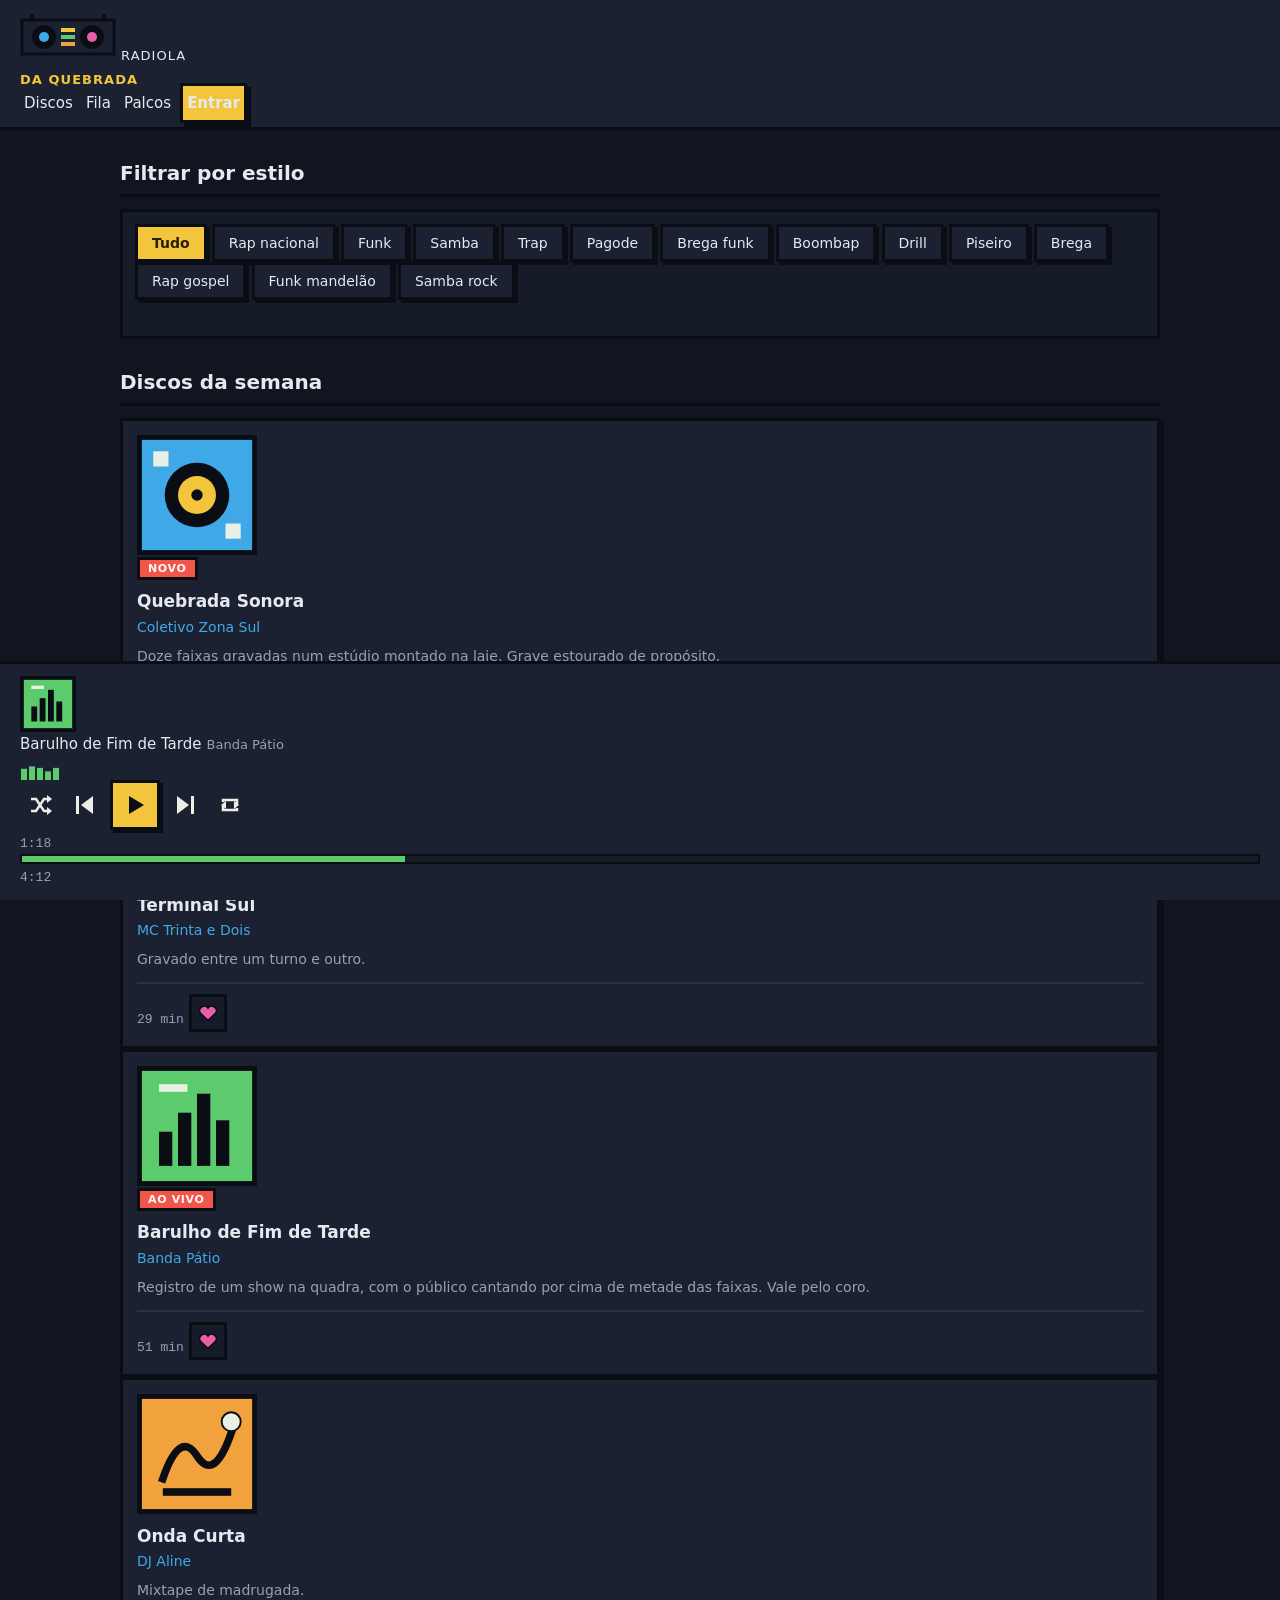
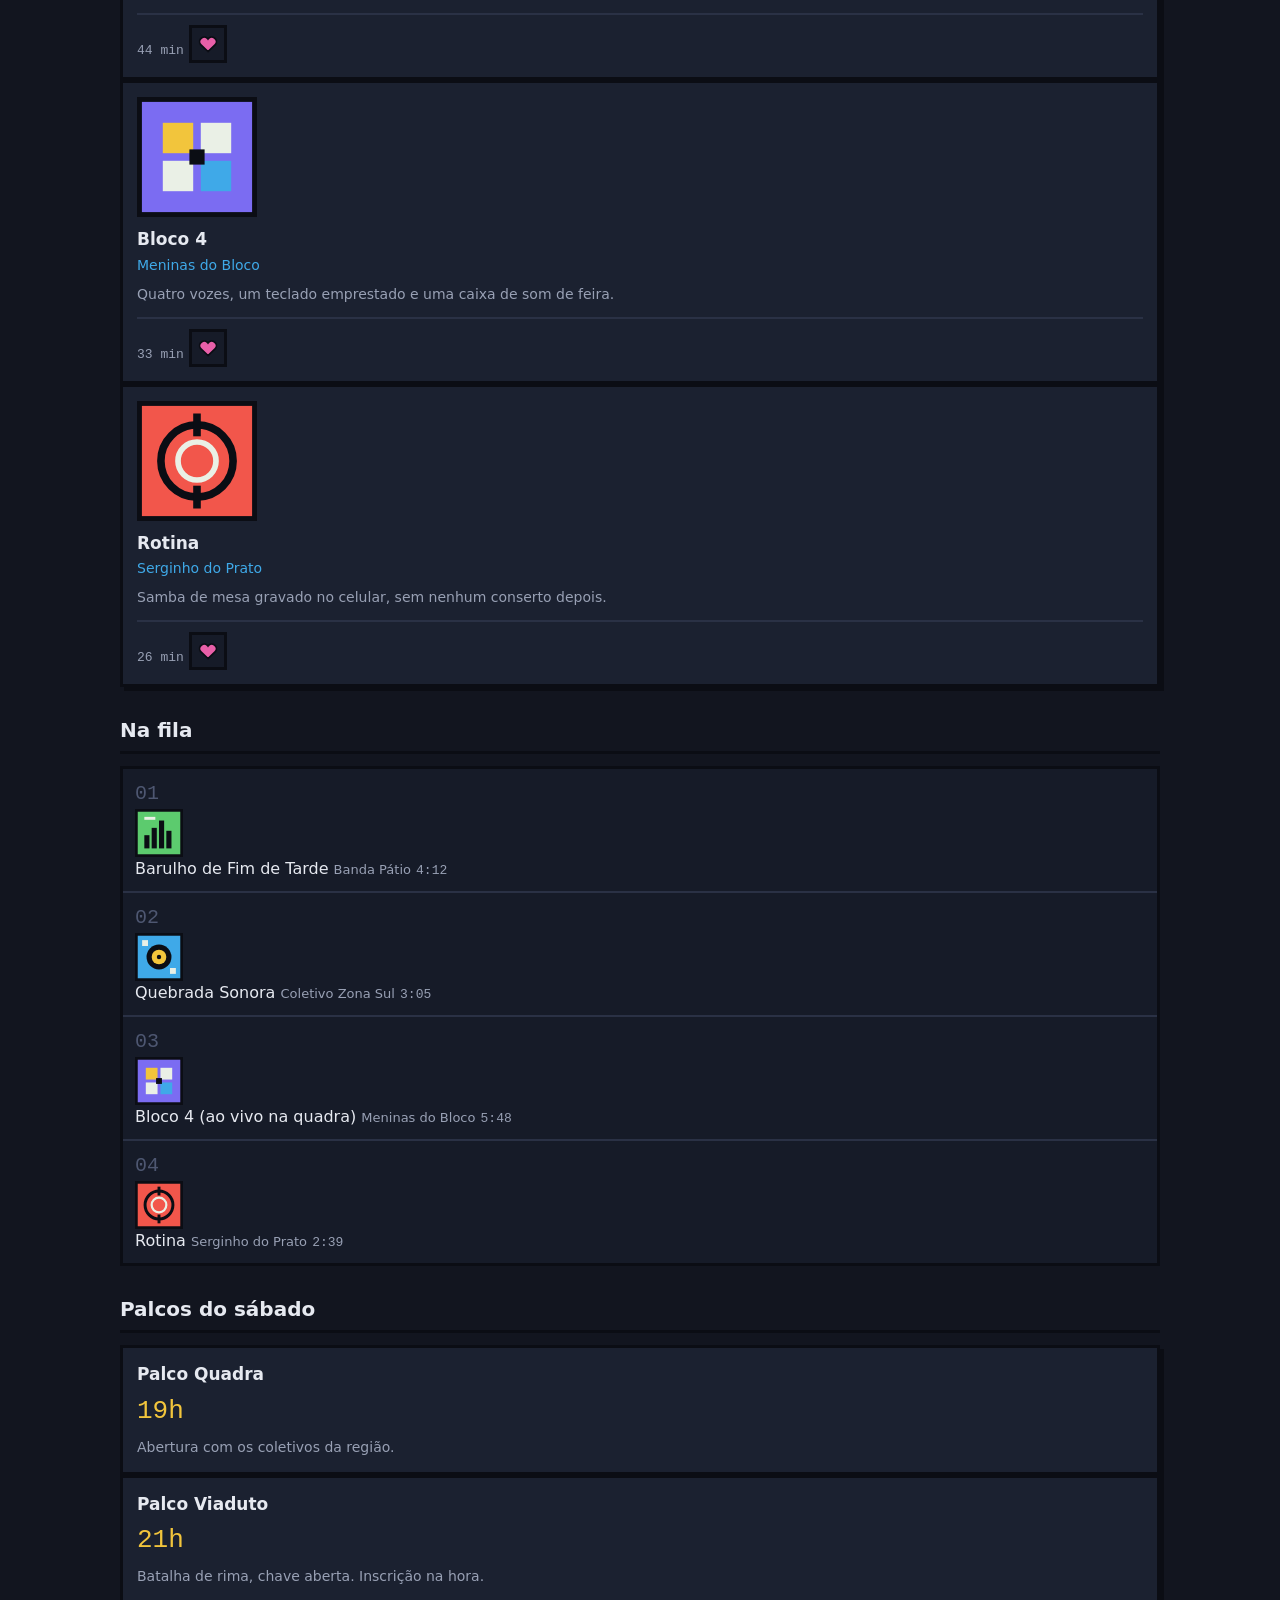
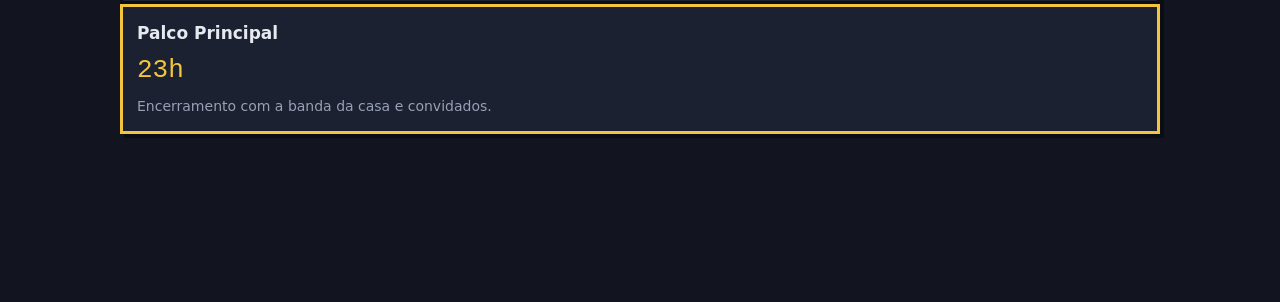
<file: index.html>
<!DOCTYPE html>
<html lang="pt-BR">
<head>
<meta charset="UTF-8">
<meta name="viewport" content="width=device-width, initial-scale=1">
<title>Radiola da Quebrada</title>
<link rel="stylesheet" href="css/estilo.css">
</head>
<body>

<!-- ===== BARRA DO TOPO ===== -->
<header class="topo">
  <a class="marca" href="#grade">
    <img src="svg/logo.svg" alt="Radiola da Quebrada" width="96" height="48">
    <span class="marca-nome">RADIOLA<br><b>DA QUEBRADA</b></span>
  </a>
  <nav class="menu" aria-label="Seções">
    <a href="#grade">Discos</a>
    <a href="#fila">Fila</a>
    <a href="#palcos">Palcos</a>
    <a class="menu-bt" href="#grade">Entrar</a>
  </nav>
</header>

<main>

  <!-- ===== FILTROS ===== -->
  <section class="secao" aria-labelledby="t-filtros">
    <h2 class="titulo" id="t-filtros">Filtrar por estilo</h2>
    <div class="filtros">
      <button class="chip ligado" type="button">Tudo</button>
      <button class="chip" type="button">Rap nacional</button>
      <button class="chip" type="button">Funk</button>
      <button class="chip" type="button">Samba</button>
      <button class="chip" type="button">Trap</button>
      <button class="chip" type="button">Pagode</button>
      <button class="chip" type="button">Brega funk</button>
      <button class="chip" type="button">Boombap</button>
      <button class="chip" type="button">Drill</button>
      <button class="chip" type="button">Piseiro</button>
      <button class="chip" type="button">Brega</button>
      <button class="chip" type="button">Rap gospel</button>
      <button class="chip" type="button">Funk mandelão</button>
      <button class="chip" type="button">Samba rock</button>
    </div>
  </section>

  <!-- ===== GRADE DE DISCOS ===== -->
  <section class="secao" id="grade" aria-labelledby="t-grade">
    <h2 class="titulo" id="t-grade">Discos da semana</h2>
    <ul class="grade">

      <li class="disco">
        <img class="capa" src="svg/capa-1.svg" alt="" width="120" height="120">
        <span class="selo">NOVO</span>
        <h3 class="disco-tit">Quebrada Sonora</h3>
        <p class="disco-art">Coletivo Zona Sul</p>
        <p class="disco-txt">Doze faixas gravadas num estúdio montado na laje. Grave estourado
          de propósito.</p>
        <div class="disco-rod">
          <span class="tempo">38 min</span>
          <button class="bt-curtir" type="button">
            <img src="svg/coracao.svg" alt="Curtir" width="20" height="20"></button>
        </div>
      </li>

      <li class="disco">
        <img class="capa" src="svg/capa-2.svg" alt="" width="120" height="120">
        <h3 class="disco-tit">Terminal Sul</h3>
        <p class="disco-art">MC Trinta e Dois</p>
        <p class="disco-txt">Gravado entre um turno e outro.</p>
        <div class="disco-rod">
          <span class="tempo">29 min</span>
          <button class="bt-curtir" type="button">
            <img src="svg/coracao.svg" alt="Curtir" width="20" height="20"></button>
        </div>
      </li>

      <li class="disco">
        <img class="capa" src="svg/capa-3.svg" alt="" width="120" height="120">
        <span class="selo">AO VIVO</span>
        <h3 class="disco-tit">Barulho de Fim de Tarde</h3>
        <p class="disco-art">Banda Pátio</p>
        <p class="disco-txt">Registro de um show na quadra, com o público cantando por cima
          de metade das faixas. Vale pelo coro.</p>
        <div class="disco-rod">
          <span class="tempo">51 min</span>
          <button class="bt-curtir" type="button">
            <img src="svg/coracao.svg" alt="Curtir" width="20" height="20"></button>
        </div>
      </li>

      <li class="disco">
        <img class="capa" src="svg/capa-4.svg" alt="" width="120" height="120">
        <h3 class="disco-tit">Onda Curta</h3>
        <p class="disco-art">DJ Aline</p>
        <p class="disco-txt">Mixtape de madrugada.</p>
        <div class="disco-rod">
          <span class="tempo">44 min</span>
          <button class="bt-curtir" type="button">
            <img src="svg/coracao.svg" alt="Curtir" width="20" height="20"></button>
        </div>
      </li>

      <li class="disco">
        <img class="capa" src="svg/capa-5.svg" alt="" width="120" height="120">
        <h3 class="disco-tit">Bloco 4</h3>
        <p class="disco-art">Meninas do Bloco</p>
        <p class="disco-txt">Quatro vozes, um teclado emprestado e uma caixa de som de feira.</p>
        <div class="disco-rod">
          <span class="tempo">33 min</span>
          <button class="bt-curtir" type="button">
            <img src="svg/coracao.svg" alt="Curtir" width="20" height="20"></button>
        </div>
      </li>

      <li class="disco">
        <img class="capa" src="svg/capa-6.svg" alt="" width="120" height="120">
        <h3 class="disco-tit">Rotina</h3>
        <p class="disco-art">Serginho do Prato</p>
        <p class="disco-txt">Samba de mesa gravado no celular, sem nenhum conserto depois.</p>
        <div class="disco-rod">
          <span class="tempo">26 min</span>
          <button class="bt-curtir" type="button">
            <img src="svg/coracao.svg" alt="Curtir" width="20" height="20"></button>
        </div>
      </li>

    </ul>
  </section>

  <!-- ===== FILA DE REPRODUÇÃO ===== -->
  <section class="secao" id="fila" aria-labelledby="t-fila">
    <h2 class="titulo" id="t-fila">Na fila</h2>
    <ol class="fila">
      <li class="faixa">
        <span class="faixa-n">01</span>
        <img class="faixa-capa" src="svg/capa-3.svg" alt="" width="48" height="48">
        <span class="faixa-tit">Barulho de Fim de Tarde</span>
        <span class="faixa-art">Banda Pátio</span>
        <span class="faixa-dur">4:12</span>
      </li>
      <li class="faixa">
        <span class="faixa-n">02</span>
        <img class="faixa-capa" src="svg/capa-1.svg" alt="" width="48" height="48">
        <span class="faixa-tit">Quebrada Sonora</span>
        <span class="faixa-art">Coletivo Zona Sul</span>
        <span class="faixa-dur">3:05</span>
      </li>
      <li class="faixa">
        <span class="faixa-n">03</span>
        <img class="faixa-capa" src="svg/capa-5.svg" alt="" width="48" height="48">
        <span class="faixa-tit">Bloco 4 (ao vivo na quadra)</span>
        <span class="faixa-art">Meninas do Bloco</span>
        <span class="faixa-dur">5:48</span>
      </li>
      <li class="faixa">
        <span class="faixa-n">04</span>
        <img class="faixa-capa" src="svg/capa-6.svg" alt="" width="48" height="48">
        <span class="faixa-tit">Rotina</span>
        <span class="faixa-art">Serginho do Prato</span>
        <span class="faixa-dur">2:39</span>
      </li>
    </ol>
  </section>

  <!-- ===== PALCOS ===== -->
  <section class="secao" id="palcos" aria-labelledby="t-palcos">
    <h2 class="titulo" id="t-palcos">Palcos do sábado</h2>
    <div class="palcos">
      <article class="palco">
        <div class="palco-cab">
          <h3 class="palco-tit">Palco Quadra</h3>
  <p class="palco-hora">19h</p>
        </div>
        <p class="palco-txt">Abertura com os coletivos da região.</p>
      </article>
      <article class="palco">
        <div class="palco-cab">
          <h3 class="palco-tit">Palco Viaduto</h3>
  <p class="palco-hora">21h</p>
        </div>
        <p class="palco-txt">Batalha de rima, chave aberta. Inscrição na hora.</p>
      </article>
      <article class="palco destaque">
        <div class="palco-cab">
          <h3 class="palco-tit">Palco Principal</h3>
  <p class="palco-hora">23h</p>
        </div>
        <p class="palco-txt">Encerramento com a banda da casa e convidados.</p>
      </article>
    </div>
  </section>

</main>

<!-- ===== PLAYER FIXO ===== -->
<div class="player">
  <div class="player-agora">
    <img class="player-capa" src="svg/capa-3.svg" alt="" width="56" height="56">
    <div class="player-txt">
      <span class="player-tit">Barulho de Fim de Tarde</span>
      <span class="player-art">Banda Pátio</span>
    </div>
    <img class="player-eq" src="svg/equalizador.svg" alt="Tocando agora" width="40" height="24">
  </div>

  <div class="player-controles">
    <button class="bt-c" type="button">
      <img src="svg/aleatorio.svg" alt="Aleatório" width="24" height="24"></button>
    <button class="bt-c" type="button">
      <img src="svg/anterior.svg" alt="Anterior" width="24" height="24"></button>
    <button class="bt-c bt-play" type="button">
      <img src="svg/play.svg" alt="Tocar" width="24" height="24"></button>
    <button class="bt-c" type="button">
      <img src="svg/proxima.svg" alt="Próxima" width="24" height="24"></button>
    <button class="bt-c" type="button">
      <img src="svg/repetir.svg" alt="Repetir" width="24" height="24"></button>
  </div>

  <div class="player-tempo">
    <span class="t-atual">1:18</span>
    <div class="barra"><i class="barra-cheia"></i></div>
    <span class="t-total">4:12</span>
  </div>
</div>

</body>
</html>
</file>
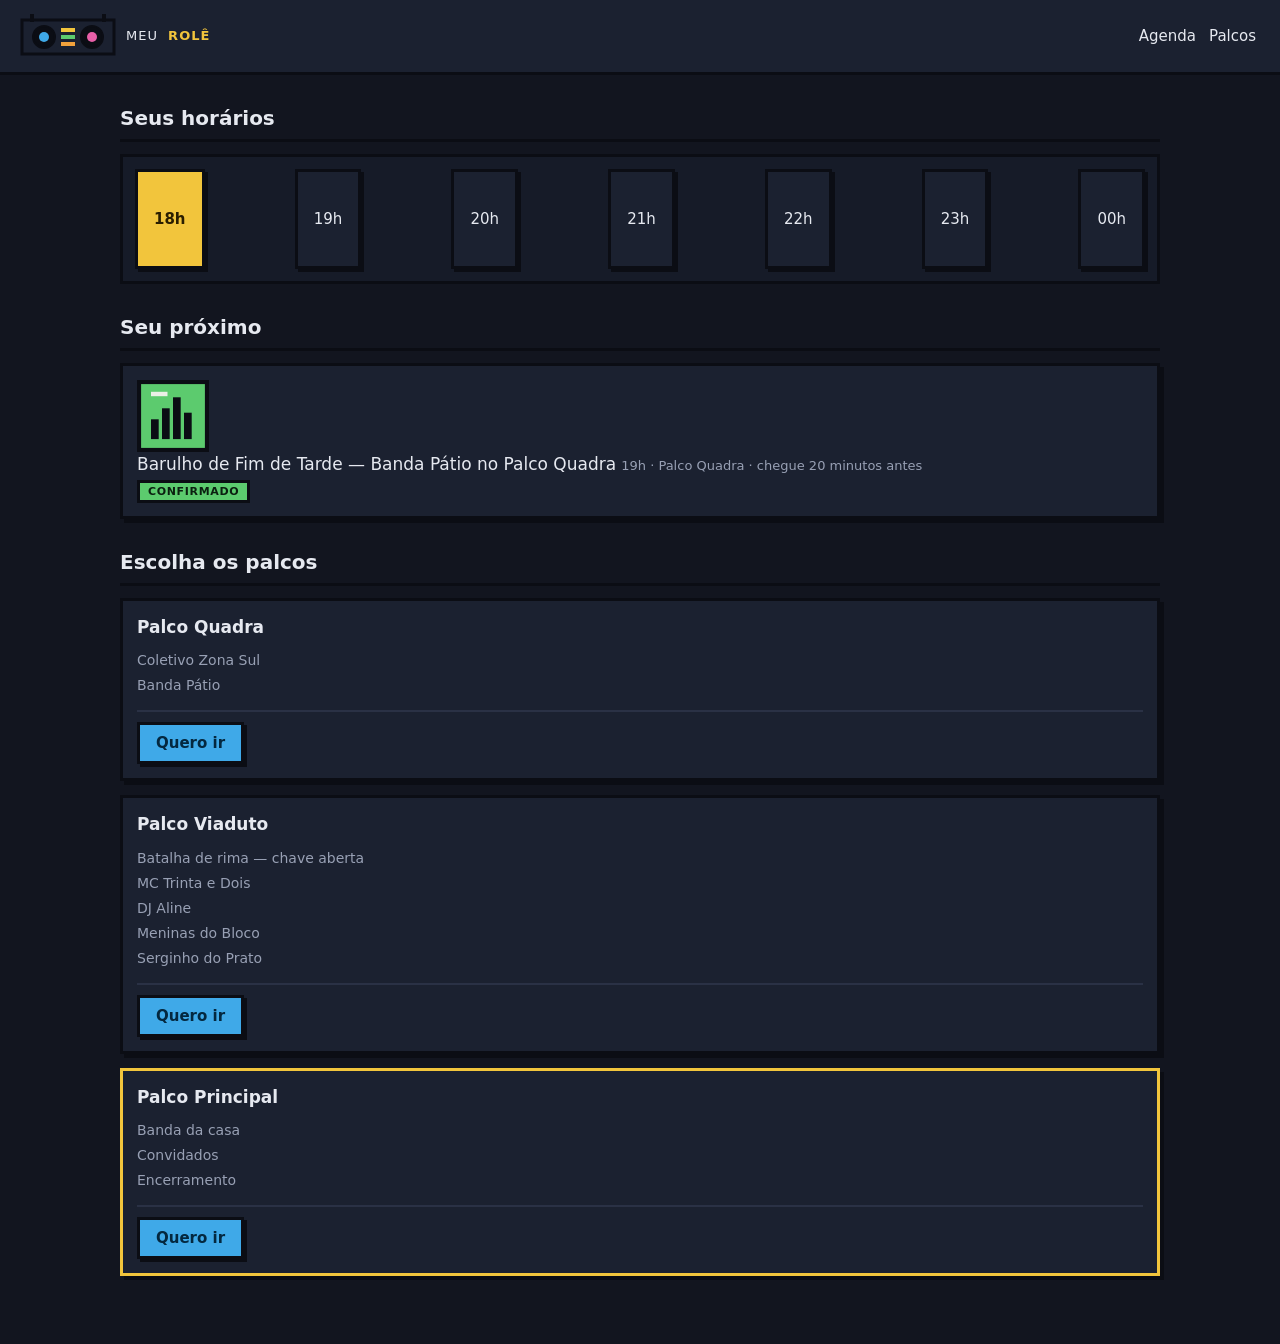
<file: desafio.html>
<!DOCTYPE html>
<html lang="pt-BR">
<head>
<meta charset="UTF-8">
<meta name="viewport" content="width=device-width, initial-scale=1">
<title>Meu Rolê — desafio</title>
<link rel="stylesheet" href="css/desafio.css">
</head>
<body>

<header class="topo">
  <a class="marca" href="#agenda">
    <img src="svg/logo.svg" alt="Radiola da Quebrada" width="96" height="48">
    <span class="marca-nome">MEU<br><b>ROLÊ</b></span>
  </a>
  <nav class="menu" aria-label="Seções">
    <a href="#agenda">Agenda</a>
    <a href="#palcos">Palcos</a>
  </nav>
</header>

<main>

  <!-- 1 · FAIXA DE HORÁRIOS -->
  <section class="secao" aria-labelledby="t-horas">
    <h2 class="titulo" id="t-horas">Seus horários</h2>
    <div class="horas">
      <button class="hora ligado" type="button">18h</button>
      <button class="hora" type="button">19h</button>
      <button class="hora" type="button">20h</button>
      <button class="hora" type="button">21h</button>
      <button class="hora" type="button">22h</button>
      <button class="hora" type="button">23h</button>
      <button class="hora" type="button">00h</button>
    </div>
  </section>

  <!-- 3 · CARTÃO DO SEU HORÁRIO -->
  <section class="secao" id="agenda" aria-labelledby="t-agora">
    <h2 class="titulo" id="t-agora">Seu próximo</h2>
    <div class="agora">
      <img class="agora-capa" src="svg/capa-3.svg" alt="" width="72" height="72">
      <div class="agora-txt">
        <span class="agora-tit">Barulho de Fim de Tarde — Banda Pátio no Palco Quadra</span>
        <span class="agora-sub">19h · Palco Quadra · chegue 20 minutos antes</span>
      </div>
      <span class="agora-selo">CONFIRMADO</span>
    </div>
  </section>

  <!-- 2 · TRÊS PALCOS -->
  <section class="secao" id="palcos" aria-labelledby="t-palcos">
    <h2 class="titulo" id="t-palcos">Escolha os palcos</h2>
    <div class="palcos">

      <article class="palco">
        <h3 class="palco-tit">Palco Quadra</h3>
        <ul class="linha-up">
          <li>Coletivo Zona Sul</li>
          <li>Banda Pátio</li>
        </ul>
        <div class="palco-rod"><button class="bt-ir" type="button">Quero ir</button></div>
      </article>

      <article class="palco">
        <h3 class="palco-tit">Palco Viaduto</h3>
        <ul class="linha-up">
          <li>Batalha de rima — chave aberta</li>
          <li>MC Trinta e Dois</li>
          <li>DJ Aline</li>
          <li>Meninas do Bloco</li>
          <li>Serginho do Prato</li>
        </ul>
        <div class="palco-rod"><button class="bt-ir" type="button">Quero ir</button></div>
      </article>

      <article class="palco destaque">
        <h3 class="palco-tit">Palco Principal</h3>
        <ul class="linha-up">
          <li>Banda da casa</li>
          <li>Convidados</li>
          <li>Encerramento</li>
        </ul>
        <div class="palco-rod"><button class="bt-ir" type="button">Quero ir</button></div>
      </article>

    </div>
  </section>

</main>
</body>
</html>
</file>
<file: css/estilo.css>
/* ===========================================================
   RADIOLA DA QUEBRADA — aparência
   -----------------------------------------------------------
   Este arquivo já tem COR, BORDA, TIPO e ESPAÇO INTERNO.
   Não tem NENHUMA propriedade de leiaute: sem display: flex,
   sem justify-content, sem align-items, sem gap, sem order.

   É você quem vai colocar, passo a passo. Cada passo do
   roteiro diz EXATAMENTE onde escrever.
   =========================================================== */

:root{
  --fundo:#12151F;
  --caixa:#1B2130;
  --caixa2:#161B28;
  --linha:#0B0D14;
  --texto:#E6E9F0;
  --apoio:#98A0B4;
  --marca:#3FA9E8;
  --destaque:#F2C53C;
  --quente:#F2A23C;
  --vivo:#F2564B;
  --verde:#5CCB6E;
  --rosa:#E85FA8;
  --borda:3px solid var(--linha);
  --sombra:4px 4px 0 var(--linha);
}

*{ box-sizing:border-box; }

body{
  margin:0;
  padding:0 0 140px;
  background:var(--fundo);
  color:var(--texto);
  font-family:system-ui, -apple-system, "Segoe UI", Roboto, Arial, sans-serif;
  font-size:16px;
  line-height:1.5;
}

img{ max-width:100%; }

/* ---------- barra do topo ---------- */
.topo{
  background:var(--caixa);
  border-bottom:var(--borda);
  padding:12px 20px;
}
.marca{
  color:var(--texto);
  text-decoration:none;
}
.marca-nome{
  font-size:13px;
  letter-spacing:.08em;
  line-height:1.15;
}
.marca-nome b{ color:var(--destaque); }

.menu a{
  color:var(--texto);
  text-decoration:none;
  font-size:15px;
  padding:8px 4px;
}
.menu a:hover{ color:var(--destaque); }
.menu-bt{
  background:var(--destaque);
  color:#2A1E00;
  border:var(--borda);
  box-shadow:var(--sombra);
  padding:8px 16px;
  font-weight:700;
}
.menu-bt:hover{ color:#2A1E00; }

/* ---------- seções ---------- */
main{
  max-width:1080px;
  margin:0 auto;
  padding:0 20px;
}
.secao{ margin:28px 0; }
.titulo{
  font-size:20px;
  margin:0 0 12px;
  padding-bottom:6px;
  border-bottom:var(--borda);
}

/* ---------- filtros ---------- */
.filtros{
  background:var(--caixa2);
  border:var(--borda);
  padding:12px;
  min-height:130px;
}
.chip{
  background:var(--caixa);
  color:var(--texto);
  border:var(--borda);
  box-shadow:3px 3px 0 var(--linha);
  padding:8px 14px;
  font-size:14px;
  font-family:inherit;
  cursor:pointer;
  margin:0;
}
.chip:hover{ background:#232A3A; }
.chip.ligado{
  background:var(--destaque);
  color:#2A1E00;
  font-weight:700;
}
.chip:focus-visible{ outline:3px solid var(--marca); outline-offset:3px; }

/* ---------- grade de discos ---------- */
.grade{
  list-style:none;
  margin:0;
  padding:0;
}
.disco{
  background:var(--caixa);
  border:var(--borda);
  box-shadow:var(--sombra);
  padding:14px;
  margin:0;
}
.capa{
  border:var(--borda);
  display:block;
}
.selo{
  background:var(--vivo);
  color:#FFF6F5;
  border:var(--borda);
  padding:2px 8px;
  font-size:11px;
  font-weight:700;
  letter-spacing:.06em;
}
.disco-tit{
  font-size:17px;
  margin:10px 0 2px;
}
.disco-art{
  color:var(--marca);
  font-size:14px;
  margin:0 0 8px;
}
.disco-txt{
  color:var(--apoio);
  font-size:14px;
  margin:0;
}
.disco-rod{
  border-top:2px solid #2A3145;
  padding-top:10px;
  margin-top:12px;
}
.tempo{
  font-family:ui-monospace, Consolas, monospace;
  font-size:13px;
  color:var(--apoio);
}
.bt-curtir{
  background:var(--caixa2);
  border:var(--borda);
  padding:6px;
  cursor:pointer;
  line-height:0;
}
.bt-curtir:hover{ background:#2A3145; }

/* ---------- fila ---------- */
.fila{
  list-style:none;
  margin:0;
  padding:0;
  background:var(--caixa2);
  border:var(--borda);
}
.faixa{
  border-bottom:2px solid #2A3145;
  padding:10px 12px;
}
.faixa:last-child{ border-bottom:0; }
.faixa:hover{ background:#20263a; }
.faixa-n{
  font-family:ui-monospace, Consolas, monospace;
  font-size:20px;
  color:#4E5771;
  min-width:34px;
  text-align:right;
}
.faixa-capa{ border:2px solid var(--linha); display:block; }
.faixa-tit{ font-size:16px; white-space:nowrap; }
.faixa-art{ font-size:13px; color:var(--apoio); }
.faixa-dur{
  font-family:ui-monospace, Consolas, monospace;
  font-size:13px;
  color:var(--apoio);
}

/* ---------- palcos ---------- */
.palcos{ }
.palco{
  background:var(--caixa);
  border:var(--borda);
  box-shadow:var(--sombra);
  padding:14px;
  margin:0;
}
.palco.destaque{ border-color:var(--destaque); }
.palco-tit{ font-size:17px; margin:0 0 4px; }
.palco-hora{
  font-family:ui-monospace, Consolas, monospace;
  font-size:26px;
  color:var(--destaque);
  margin:0 0 6px;
}
.palco-txt{ color:var(--apoio); font-size:14px; margin:0; }

/* ---------- player fixo ---------- */
.player{
  position:fixed;
  left:0;
  right:0;
  bottom:0;
  background:var(--caixa);
  border-top:var(--borda);
  padding:12px 20px;
}
.player-capa{ border:var(--borda); display:block; }
.player-tit{ font-size:15px; }
.player-art{ font-size:13px; color:var(--apoio); }
.player-tit, .player-art{ overflow:hidden; text-overflow:ellipsis;
                          white-space:nowrap; }
.player-eq{ display:block; }

.bt-c{
  background:transparent;
  border:0;
  padding:8px;
  cursor:pointer;
  line-height:0;
}
.bt-c:hover{ background:#2A3145; }
.bt-play{
  background:var(--destaque);
  border:var(--borda);
  box-shadow:3px 3px 0 var(--linha);
  padding:10px;
}
.bt-play:hover{ background:#FFD84D; }
.bt-c:focus-visible{ outline:3px solid var(--marca); outline-offset:3px; }

.t-atual, .t-total{
  font-family:ui-monospace, Consolas, monospace;
  font-size:13px;
  color:var(--apoio);
}
.barra{
  height:10px;
  background:var(--caixa2);
  border:2px solid var(--linha);
}
.barra-cheia{
  display:block;
  height:100%;
  width:31%;
  background:var(--verde);
}
</file>
<file: css/desafio.css>
/* ===========================================================
   MEU ROLÊ — DESAFIO
   -----------------------------------------------------------
   Aparência pronta. ZERO leiaute — nem uma propriedade de
   flexbox neste arquivo.

   Vocês escrevem o leiaute NO FIM deste arquivo, e só com
   flexbox. Não se mexe no desafio.html.
   =========================================================== */

:root{
  --fundo:#12151F; --caixa:#1B2130; --caixa2:#161B28; --linha:#0B0D14;
  --texto:#E6E9F0; --apoio:#98A0B4; --marca:#3FA9E8; --destaque:#F2C53C;
  --verde:#5CCB6E;
  --borda:3px solid var(--linha);
  --sombra:4px 4px 0 var(--linha);
}

*{ box-sizing:border-box; }

body{
  margin:0; padding:0 0 40px;
  background:var(--fundo); color:var(--texto);
  font-family:system-ui, -apple-system, "Segoe UI", Roboto, Arial, sans-serif;
  font-size:16px; line-height:1.5;
}
img{ max-width:100%; }

.topo{ background:var(--caixa); border-bottom:var(--borda); padding:12px 20px; }
.marca{ color:var(--texto); text-decoration:none; }
.marca-nome{ font-size:13px; letter-spacing:.08em; line-height:1.15; }
.marca-nome b{ color:var(--destaque); }
.menu a{ color:var(--texto); text-decoration:none; font-size:15px; padding:8px 4px; }
.menu a:hover{ color:var(--destaque); }

main{ max-width:1080px; margin:0 auto; padding:0 20px; }
.secao{ margin:28px 0; }
.titulo{ font-size:20px; margin:0 0 12px; padding-bottom:6px; border-bottom:var(--borda); }

/* 1 · faixa de horários */
.horas{
  background:var(--caixa2); border:var(--borda); padding:12px;
  min-height:130px;
}
.hora{
  background:var(--caixa); color:var(--texto); border:var(--borda);
  box-shadow:3px 3px 0 var(--linha); padding:10px 16px;
  font-size:15px; font-family:inherit; cursor:pointer; margin:0;
}
.hora.ligado{ background:var(--destaque); color:#2A1E00; font-weight:700; }
.hora:focus-visible{ outline:3px solid var(--marca); outline-offset:3px; }

/* 3 · cartão do seu horário */
.agora{
  background:var(--caixa); border:var(--borda); box-shadow:var(--sombra); padding:14px;
}
.agora-capa{ border:var(--borda); display:block; }
.agora-tit{ font-size:17px; white-space:nowrap; }
.agora-sub{ font-size:13px; color:var(--apoio); }
.agora-selo{
  background:var(--verde); color:#0B2010; border:var(--borda);
  padding:2px 8px; font-size:11px; font-weight:700; letter-spacing:.06em;
}

/* 2 · palcos */
.palcos{ }
.palco{
  background:var(--caixa); border:var(--borda); box-shadow:var(--sombra);
  padding:14px; margin:0 0 14px;
}
.palco.destaque{ border-color:var(--destaque); }
.palco-tit{ font-size:17px; margin:0 0 8px; }
.linha-up{ list-style:none; margin:0; padding:0; color:var(--apoio); font-size:14px; }
.linha-up li{ padding:2px 0; }
.palco-rod{ border-top:2px solid #2A3145; padding-top:10px; margin-top:12px; }
.bt-ir{
  background:var(--marca); color:#04283F; border:var(--borda);
  box-shadow:3px 3px 0 var(--linha); padding:9px 16px;
  font-size:15px; font-weight:700; font-family:inherit; cursor:pointer;
}
.bt-ir:focus-visible{ outline:3px solid var(--destaque); outline-offset:3px; }

/* ---------------------------------------------------------
   DAQUI PARA BAIXO É DE VOCÊS. Só flexbox.
   --------------------------------------------------------- */
.topo {
  display: flex;
  justify-content: space-between;
  align-items: center;
}
.marca {
  display: flex;
  align-items: center;
  gap: 10px;

}
.marca-nome{
  display: flex;
  align-items: center;
  gap: 10px;
}

.horas{
  display: flex;
  justify-content: space-between;
  flex-wrap: wrap;
  row-gap: 8px;
}

.agora-capa{
  display: flex;
  align-items: center;
}

.agora-txt{
  flex: 1;
  overflow: hidden;
  text-overflow: ellipsis;
  white-space: nowrap;
}

.agora-selo{
  align-self: flex-start;
}
</file>
